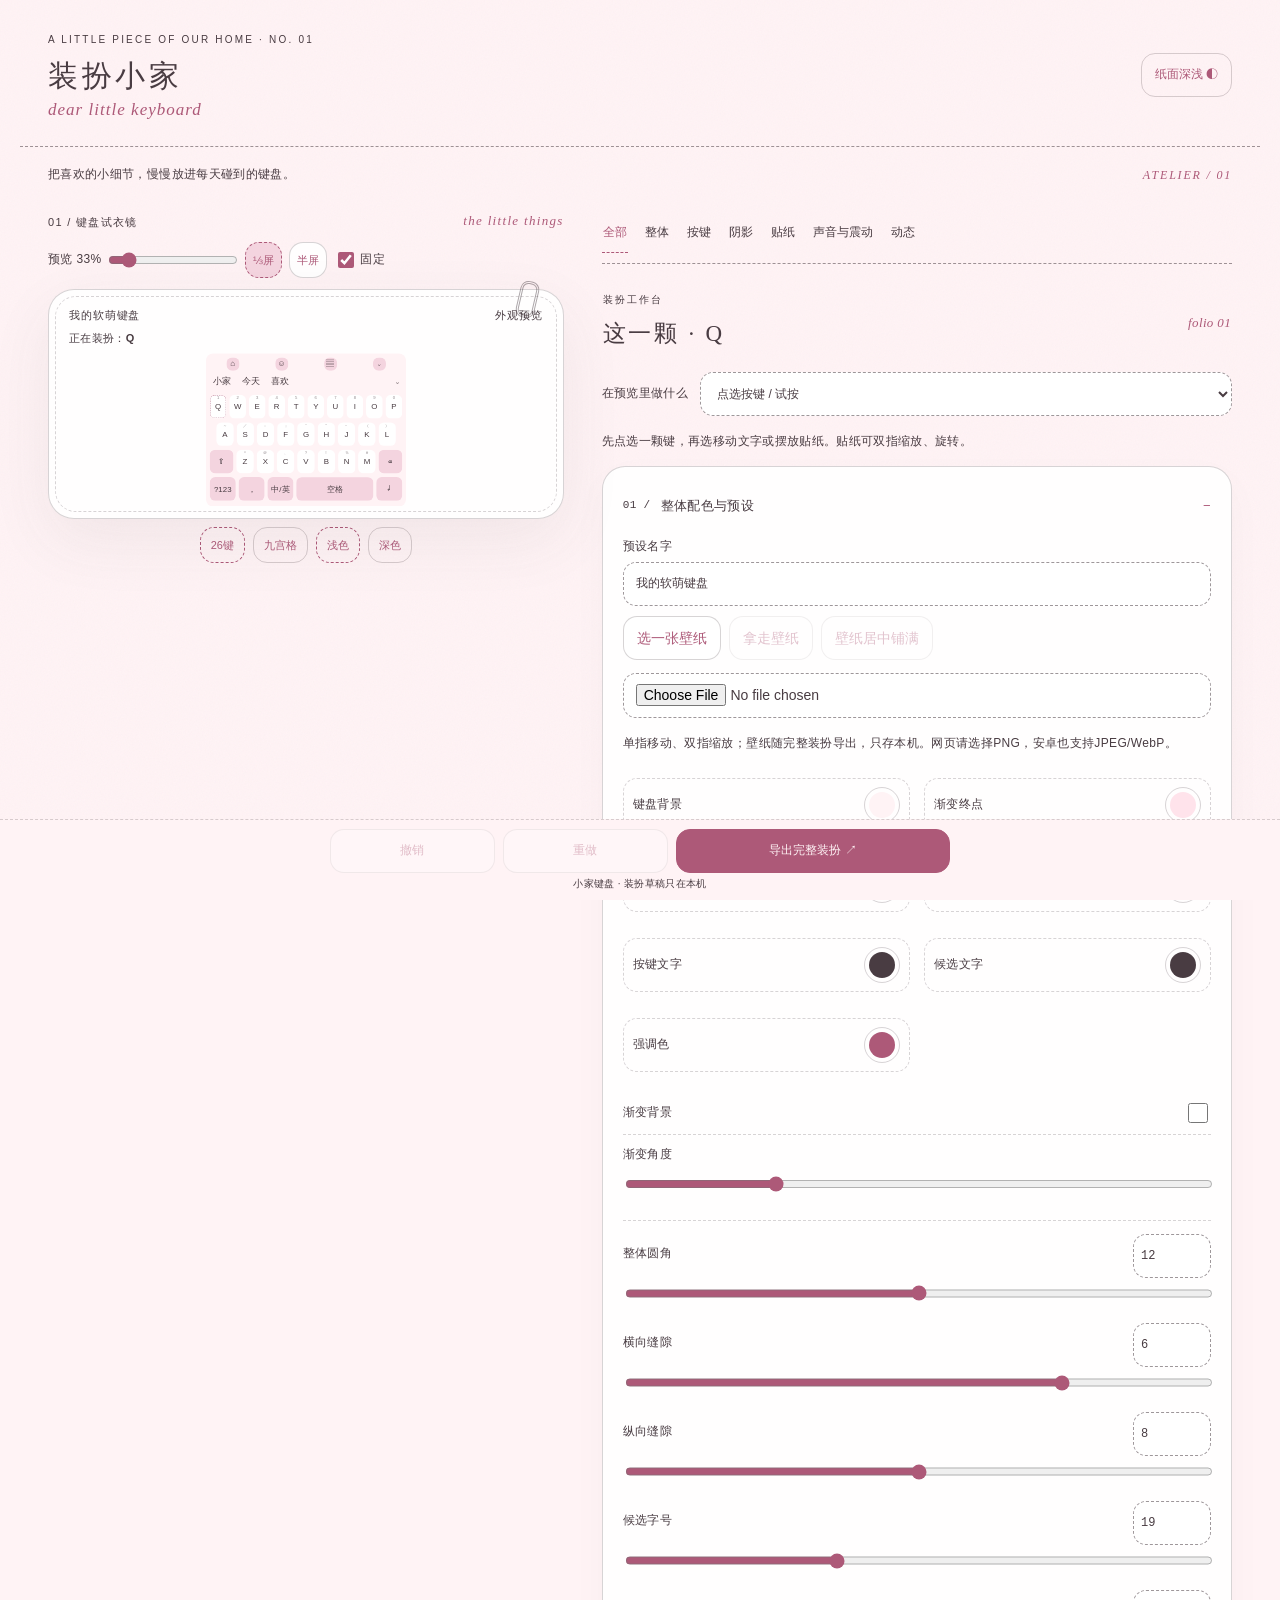
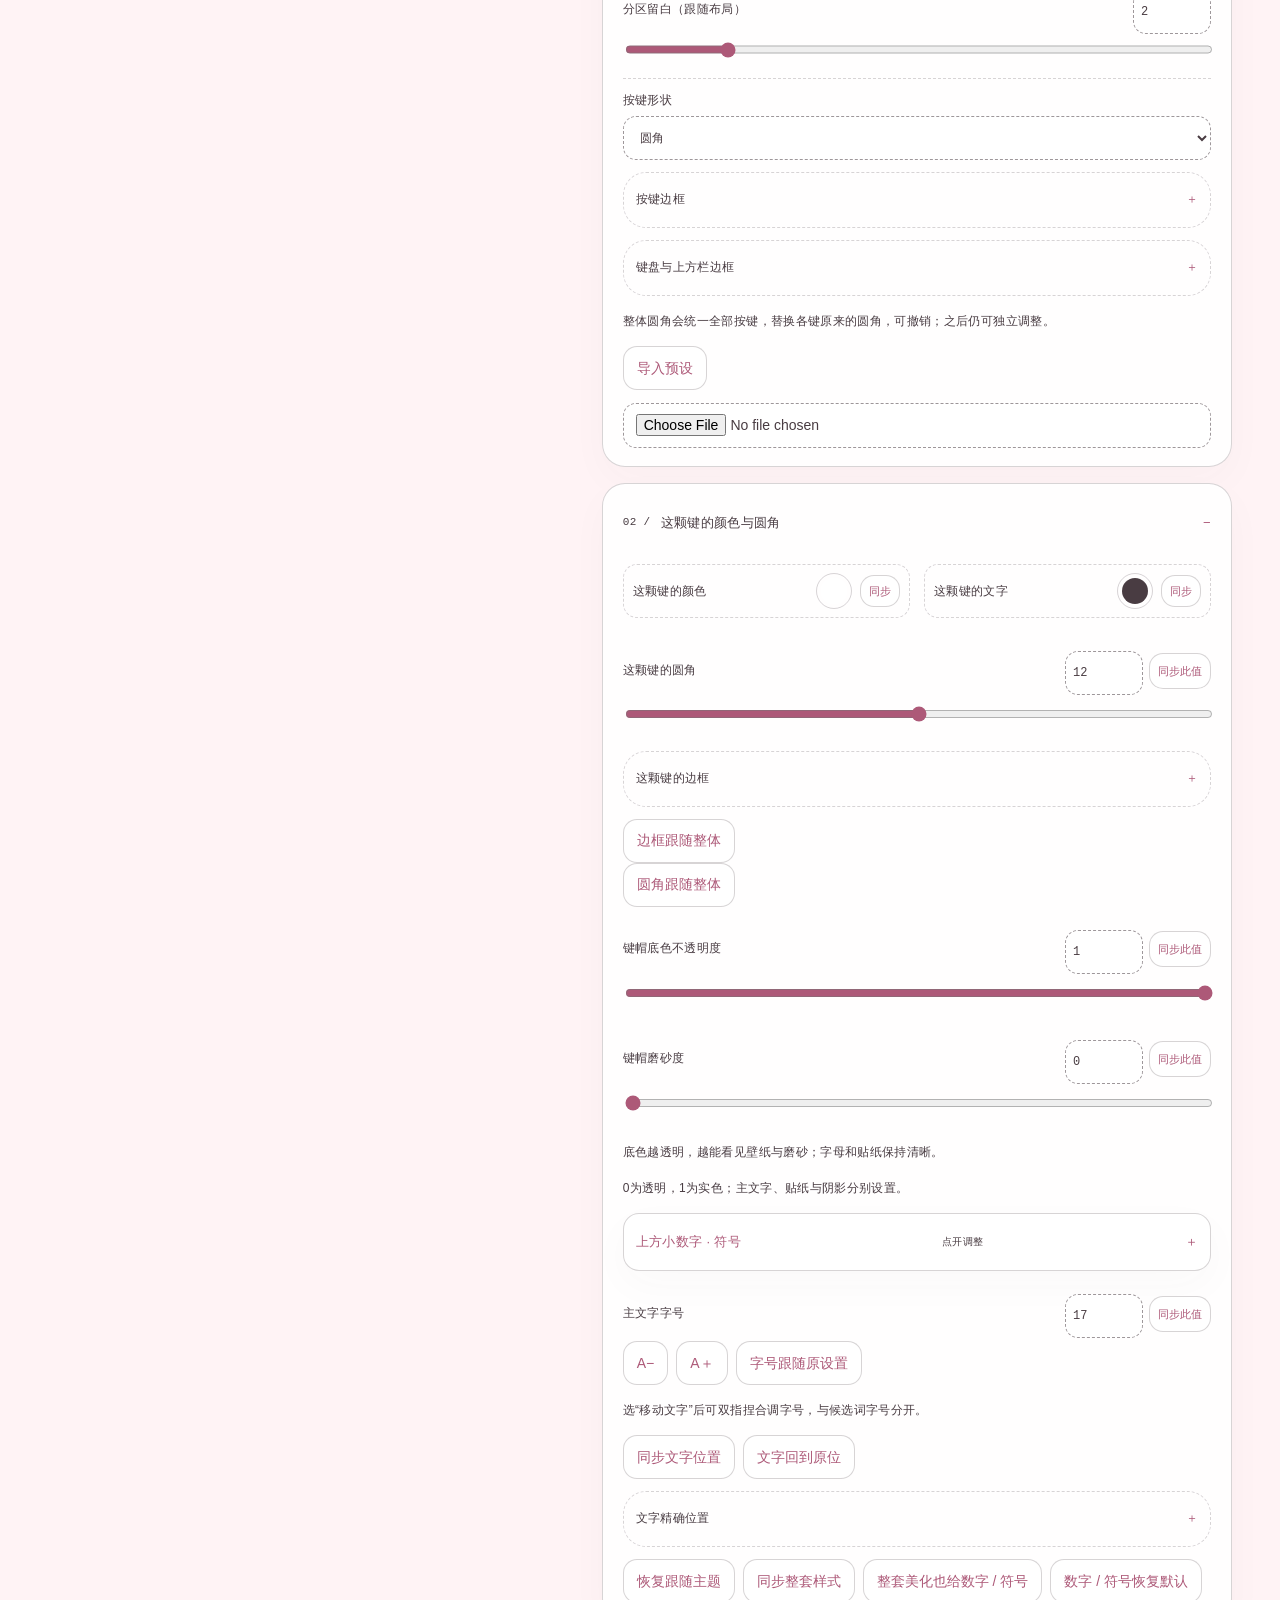
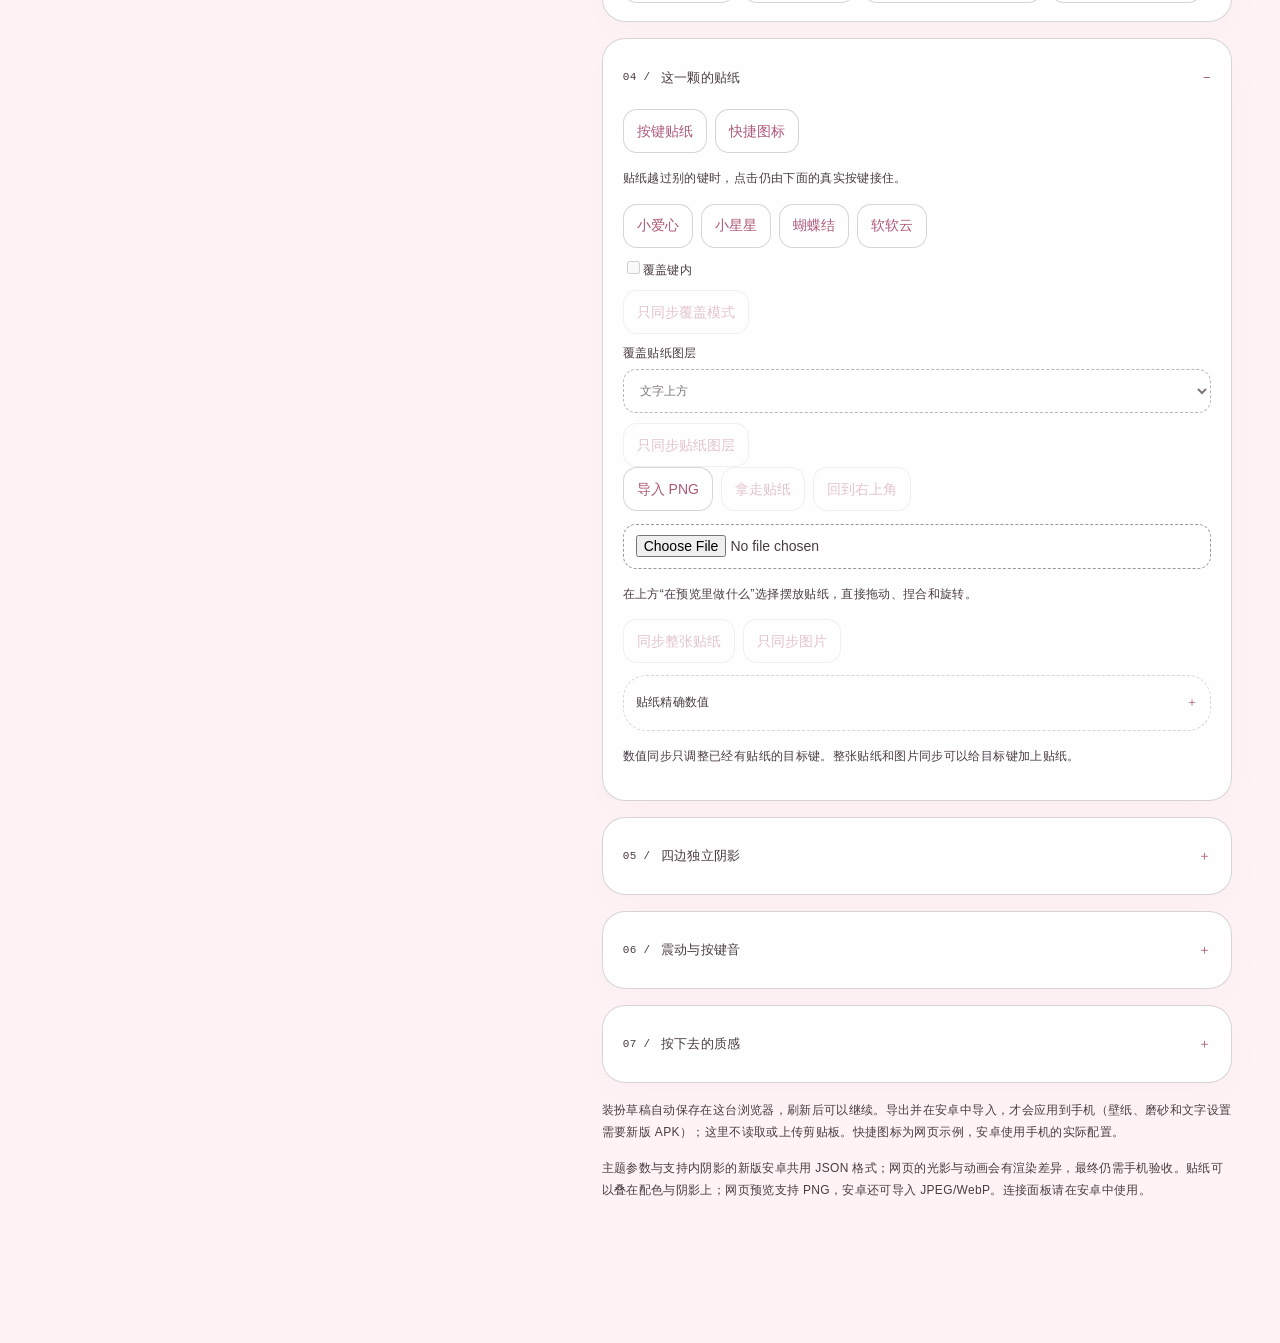
<file: little-home-keyboard-server/web/index.html>
<!doctype html><html lang="zh-CN"><meta charset="utf-8"><meta name="viewport" content="width=device-width,initial-scale=1"><title>小家键盘 · 美化验收</title>
<link rel="stylesheet" href="style.css?v=20261056">
<header><div class="brand"><span class="eyebrow">A LITTLE PIECE OF OUR HOME · NO. 01</span><h1>装扮小家<span class="handwriting">dear little keyboard</span></h1></div><button id="workbenchTheme" aria-label="切换工作台深浅色" aria-pressed="false">纸面深浅 ◐</button></header><div class="intro"><p>把喜欢的小细节，慢慢放进每天碰到的键盘。</p><span>ATELIER / 01</span></div>
<main><section class="stage"><div class="stage-heading"><span>01 / 键盘试衣镜</span><i>the little things</i></div>
<div class="preview-size"><label for="previewPercent">预览 <output id="previewPercentLabel">33%</output></label><input id="previewPercent" aria-label="预览占屏比例" type="range" min="28" max="75" step="1" value="33"><button id="previewThird">⅓屏</button><button id="previewHalf">半屏</button><label class="pin-label"><input id="pinPreview" type="checkbox" checked>固定</label></div>
<div class="phone"><div class="preview-top"><strong id="presetTitle">我的软萌键盘</strong><span>外观预览</span></div><div class="preview-note">正在装扮：<b id="selectedLabel">Q</b><small>这里预览按压与外观，不运行中文输入引擎。</small></div><div class="preview-window" id="previewWindow"><div class="preview-canvas" id="previewCanvas"><div id="keyboard"><div class="toolbar"><span>☰</span><span>☺</span><span>♡</span><span>⚙</span></div><div class="candidates">小家 <span>今天</span><span>喜欢</span><span>⌄</span></div><div id="rows"></div></div></div></div></div>
<div class="preview-options row"><button id="qwerty" aria-pressed="true">26键</button><button id="t9" aria-pressed="false">九宫格</button><button id="light" aria-pressed="true">浅色</button><button id="dark" aria-pressed="false">深色</button></div>
</section>
<aside><nav class="atelier-tabs" aria-label="装扮编辑分类"><button data-section="all" aria-pressed="true">全部</button><button data-section="overall" aria-pressed="false">整体</button><button data-section="key" aria-pressed="false">按键</button><button data-section="shadow" aria-pressed="false">阴影</button><button data-section="sticker" aria-pressed="false">贴纸</button><button data-section="feedback" aria-pressed="false">声音与震动</button><button data-section="motion" aria-pressed="false">动态</button></nav><div class="inspector-heading"><div><span class="eyebrow">装扮工作台</span><h2 id="editingTitle">这一颗 · Q</h2></div><i>folio 01</i></div><p id="status" role="status"></p><label class="gesture-picker">在预览里做什么<select id="gestureTarget"><option value="press">点选按键 / 试按</option><option value="wallpaper">摆放底层壁纸</option><option value="hint">移动这颗键的上方小字</option><option value="label">移动这颗键的文字</option><option value="sticker">摆放这颗键的贴纸</option></select></label><p class="quiet">先点选一颗键，再选移动文字或摆放贴纸。贴纸可双指缩放、旋转。</p>
<details open data-panel="overall"><summary>整体配色与预设</summary><label>预设名字<input id="name" maxlength="80"></label><div class="row"><button id="importWallpaper">选一张壁纸</button><button id="removeWallpaper">拿走壁纸</button><button id="resetWallpaper">壁纸居中铺满</button><input id="wallpaperFile" type="file" accept="image/png" hidden></div><div id="wallpaperNumbers"></div><p class="quiet">单指移动、双指缩放；壁纸随完整装扮导出，只存本机。网页请选择PNG，安卓也支持JPEG/WebP。</p><div id="globalColors" class="color-grid"></div><label class="toggle">渐变背景<input id="gradient" type="checkbox"></label><label>渐变角度<input id="gradientAngle" type="range" min="0" max="360"></label><div class="spacing-settings"><div id="globalNumbers"></div><div id="sectionSpacingControl"></div></div><div id="geometryControls"></div><p class="quiet">整体圆角会统一全部按键，替换各键原来的圆角，可撤销；之后仍可独立调整。</p><div class="row"><button id="import">导入预设</button><input id="file" type="file" accept="application/json,.json" hidden></div></details>
<details open data-panel="key"><summary>这颗键的颜色与圆角</summary><div id="keyColors" class="color-grid"></div><div id="keyNumbers"></div><div id="ownBorderControls"></div><button id="resetKeyRadius">圆角跟随整体</button><div id="keyOpacityControl"></div><div id="keyFrostControl"></div><p class="quiet">底色越透明，越能看见壁纸与磨砂；字母和贴纸保持清晰。</p><p class="quiet">0为透明，1为实色；主文字、贴纸与阴影分别设置。</p><details class="hint-panel"><summary>上方小数字 · 符号<span>点开调整</span></summary><div id="hintControls"></div></details><div id="labelFontControl"></div><div class="row"><button id="smallerLabel">A−</button><button id="largerLabel">A＋</button><button id="resetLabelFont">字号跟随原设置</button></div><p class="quiet">选“移动文字”后可双指捏合调字号，与候选词字号分开。</p><div class="row"><button id="syncLabelPosition">同步文字位置</button><button id="resetLabelPosition">文字回到原位</button></div><details class="precise"><summary>文字精确位置</summary><div id="labelNumbers"></div></details><div class="row"><button id="resetKey">恢复跟随主题</button><button id="syncAll">同步整套样式</button><button id="useStyleForPanels">整套美化也给数字 / 符号</button><button id="resetPanelStyle">数字 / 符号恢复默认</button></div></details>
<details open data-panel="sticker"><summary>这一颗的贴纸</summary><div class="row"><button id="pickKeySticker">按键贴纸</button><button id="pickToolbarSticker">快捷图标</button></div><p class="quiet">贴纸越过别的键时，点击仍由下面的真实按键接住。</p><div id="stickerChoices" class="row"></div><label><input id="clipSticker" type="checkbox">覆盖键内</label><button id="syncStickerClip">只同步覆盖模式</button><label>覆盖贴纸图层<select id="stickerLayer"><option value="BELOW_SHADOW">阴影下方</option><option value="ABOVE_SHADOW">阴影上方</option><option value="ABOVE_KEY">文字上方</option></select></label><button id="syncStickerLayer">只同步贴纸图层</button><div class="row"><button id="importSticker">导入 PNG</button><button id="removeSticker">拿走贴纸</button><button id="resetSticker">回到右上角</button><input id="stickerFile" type="file" accept="image/png" hidden></div><p class="quiet">在上方“在预览里做什么”选择摆放贴纸，直接拖动、捏合和旋转。</p><div class="row"><button id="syncSticker">同步整张贴纸</button><button id="syncStickerAsset">只同步图片</button></div><details class="precise"><summary>贴纸精确数值</summary><div id="stickerNumbers"></div></details><p class="quiet">数值同步只调整已经有贴纸的目标键。整张贴纸和图片同步可以给目标键加上贴纸。</p></details>
<details data-panel="shadow"><summary>四边独立阴影</summary><div class="row"><button id="syncShadowAll">同步四边整套阴影</button><button id="syncShadowSide">同步这一边整套</button></div><div id="sides" class="row"></div><label class="toggle"><span id="sideLabel">下边阴影</span><input id="shadowEnabled" type="checkbox"></label><button id="syncShadowEnabled">同步这一边开关</button><label class="toggle">阴影向内凹<input id="shadowInset" type="checkbox"></label><button id="syncShadowInset">同步内外侧</button><div class="row"><label>阴影颜色<input id="shadowColor" type="color"></label><button id="syncShadowColor">同步颜色</button><button id="allShadows">四边都加上</button></div><label>阴影形状<select id="shadowShape"><option value="ROUNDED">圆角</option><option value="RECTANGLE">方形</option><option value="OVAL">椭圆</option><option value="CUT">切角</option></select></label><div id="shadowNumbers"></div><p class="quiet">四边光影独立设置，模糊会自然交叠。</p></details>
<details data-panel="feedback"><summary>震动与按键音</summary><label class="toggle">网页试按音效<input id="previewSound" type="checkbox"></label><label>音量<input id="previewVolume" type="range" min="0" max="100" value="20"></label><label class="toggle">网页试按震动<input id="previewHaptic" type="checkbox"></label><label>震动时长（毫秒）<input id="previewVibration" type="number" min="1" max="50" value="12"></label><button id="testFeedback">试按听听 / 感受一下</button><p id="feedbackStatus" class="quiet">网页反馈只供本机试用，不打包进主题。安卓装扮页可进入原有震动与按键音设置，支持系统跟随、强度、长按和抬起反馈。</p></details><details data-panel="motion"><summary>按下去的质感</summary><label class="toggle">按键放大提示<input id="pressPopup" type="checkbox"></label><p class="quiet">可选开启，关闭后不遮住键帽动态；安卓长按菜单与滑动提示照常。</p><label class="toggle">动态总开关<input id="animations" type="checkbox"></label><label>这一颗的动态<select id="motion"><option value="NONE">关闭</option><option value="JELLY">果冻</option><option value="TYPEWRITER">打字</option><option value="BUBBLE">气泡</option></select></label><button id="previewMotion">试按一下</button><button id="syncMotion">同步动态类型</button><div id="motionNumbers"></div><p class="quiet">动态只改变画面，触摸区域留在原位；尊重系统减少动态效果。</p></details>
<footer>装扮草稿自动保存在这台浏览器，刷新后可以继续。导出并在安卓中导入，才会应用到手机（壁纸、磨砂和文字设置需要新版 APK）；这里不读取或上传剪贴板。快捷图标为网页示例，安卓使用手机的实际配置。</footer><p class="notice">主题参数与支持内阴影的新版安卓共用 JSON 格式；网页的光影与动画会有渲染差异，最终仍需手机验收。贴纸可以叠在配色与阴影上；网页预览支持 PNG，安卓还可导入 JPEG/WebP。连接面板请在安卓中使用。</p></aside></main>
<dialog id="syncDialog"><h2>把这一项，送给其他按键</h2><p id="syncDescription"></p><div class="row"><button id="chooseAll">全选本键盘</button><button id="chooseNone">取消全选</button><label class="toggle">划过多选<input id="gesture" type="checkbox" checked></label></div><div id="targets"></div><p id="targetCount"></p><div class="row"><button id="cancelSync">先不改</button><button id="confirmSync" class="primary">确认同步</button></div></dialog>
<div class="workbench-dock"><div class="row"><button id="undo" aria-label="撤销">撤销</button><button id="redo">重做</button><button id="export" class="primary">导出完整装扮 ↗</button></div><p id="draftStatus" role="status">小家键盘 · 装扮草稿只在本机</p></div>
<script type="module" src="atelier.mjs?v=20261056"></script><script type="module" src="app.mjs?v=20261056"></script></html>
</file>
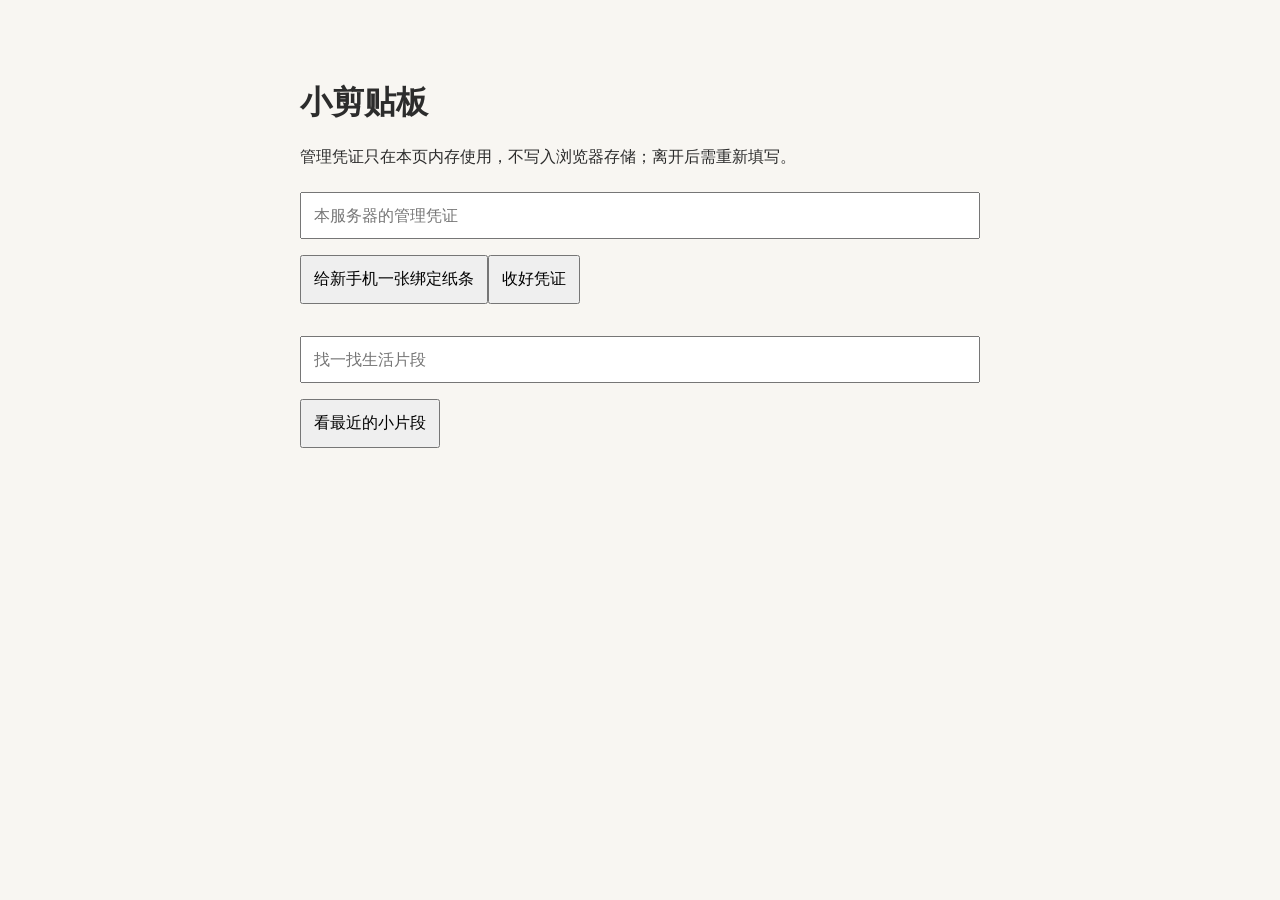
<file: little-home-keyboard-server/clipboard-manage.html>
<!doctype html><html lang="zh-CN"><meta charset="utf-8"><meta name="viewport" content="width=device-width,initial-scale=1"><title>小剪贴板 · 管理</title><style>body{max-width:680px;margin:40px auto;padding:20px;background:#f8f6f2;color:#2c2c2c;font:16px system-ui}input,button{font:inherit;padding:12px;margin:8px 0;max-width:100%;box-sizing:border-box}input{width:100%}pre{white-space:pre-wrap;overflow-wrap:anywhere}article{border-top:1px dashed #aaa;padding:14px 0}</style><h1>小剪贴板</h1><p>管理凭证只在本页内存使用，不写入浏览器存储；离开后需重新填写。</p><input id="token" type="password" autocomplete="off" placeholder="本服务器的管理凭证"><button id="bind">给新手机一张绑定纸条</button><button id="clearToken">收好凭证</button><pre id="notice" role="status"></pre><input id="query" placeholder="找一找生活片段"><button id="search">看最近的小片段</button><div id="items"></div><button id="more" hidden>再看一些</button><script>
const $=id=>document.getElementById(id),prefix='/api/our-home/clipboard';let cursor=0;
async function request(path,method='POST',body={}){const r=await fetch(prefix+path,{method,headers:{'Content-Type':'application/json',Authorization:'Bearer '+$('token').value},body:method==='GET'?undefined:JSON.stringify(body),cache:'no-store'});if(!r.ok)throw Error('没有完成，请检查凭证、连接和HTTPS。');return r.json()}
$('clearToken').onclick=()=>{$('token').value='';$('items').replaceChildren();$('notice').textContent='凭证和页面内容已收好。'};
$('bind').onclick=async()=>{try{const r=await request('/owner/binding-code');$('notice').textContent='五分钟内在键盘中填写：'+r.bindingCode}catch(e){$('notice').textContent=e.message}};
async function search(more=false){try{const r=await request('/owner/items/search','POST',{query:$('query').value,limit:20,cursor:more?cursor:0});if(!more)$('items').replaceChildren();for(const i of r.items){const a=document.createElement('article'),t=document.createElement('pre');t.textContent=i.text;const b=document.createElement('button');b.textContent='删除这一条';b.onclick=async()=>{if(!confirm('删除服务器上的这一条片段？'))return;try{await request('/owner/items/'+encodeURIComponent(i.id),'DELETE');a.remove()}catch(e){$('notice').textContent=e.message}};a.append(t,b);$('items').append(a)}cursor=r.nextCursor;$('more').hidden=!cursor;$('notice').textContent='只显示这次查到的小片段。'}catch(e){$('notice').textContent=e.message}}
$('search').onclick=()=>search();$('more').onclick=()=>search(true);
</script></html>
</file>
<file: little-home-keyboard-server/web/style.css>
:root{font:14px/1.65 -apple-system,BlinkMacSystemFont,"PingFang SC","Microsoft YaHei",sans-serif;color-scheme:light;--paper:#f8f6f2;--ink:#2c2c2c;--muted:#676e75;--line:#b9b9b9;--line-soft:#d9d8d4;--accent:#546680;--accent-soft:#e8edf1;--sheet:#ffffffb0;--field:#ffffffb8;--preview-part:.33;color:var(--ink);background:var(--paper)}
*{box-sizing:border-box}body{margin:0;background:var(--paper);color:var(--ink);letter-spacing:.025em;isolation:isolate}body.workbench-dark{color-scheme:dark;--paper:#161618;--ink:#e9e9e9;--muted:#a9aaaf;--line:#68696d;--line-soft:#3d3d42;--accent:#a3b7d1;--accent-soft:#29323c;--sheet:#28282cbf;--field:#232327e6}body:before{content:"";position:fixed;inset:0;pointer-events:none;z-index:-1;opacity:.035;background-image:url("data:image/svg+xml,%3Csvg xmlns='http://www.w3.org/2000/svg' width='128' height='128'%3E%3Cfilter id='n'%3E%3CfeTurbulence type='fractalNoise' baseFrequency='.7' numOctaves='2' stitchTiles='stitch'/%3E%3C/filter%3E%3Cpath filter='url(%23n)' d='M0 0h128v128H0z'/%3E%3C/svg%3E")}
button,input,select{font:inherit;color:inherit}button{min-height:44px;border:1px solid var(--line-soft);border-radius:14px;background:var(--sheet);color:var(--accent);padding:8px 13px;cursor:pointer;transition:background .18s,transform .18s}button:hover{background:var(--accent-soft)}button:active{transform:scale(.98)}button[aria-pressed=true]{background:var(--accent-soft);border:1px dashed var(--accent)}button.primary{background:var(--accent);color:var(--paper);border-color:var(--accent)}button:disabled{opacity:.35;cursor:default}:focus-visible{outline:2px solid var(--accent);outline-offset:3px}button,input{touch-action:manipulation}
header,.intro,main{max-width:1240px;margin:auto}header{display:flex;justify-content:space-between;align-items:center;gap:16px;padding:27px 28px 24px;border-bottom:1px dashed var(--line)}h1,h2{font-family:"Songti SC","Noto Serif CJK SC",serif;font-weight:400;letter-spacing:.12em}h1{font-size:30px;margin:4px 0 0;line-height:1.45}.handwriting{display:block;font-family:"Snell Roundhand","Segoe Script",cursive;font-size:17px;font-style:italic;color:var(--accent);letter-spacing:.06em}.eyebrow{font-size:10px;letter-spacing:.22em;color:var(--muted)}header>button{font-size:12px;background:transparent}.intro{display:flex;align-items:center;justify-content:space-between;gap:16px;padding:18px 28px;color:var(--muted);font-size:12px}.intro p{margin:0}.intro>span{font:italic 12px Georgia,serif;letter-spacing:.15em;color:var(--accent);white-space:nowrap}
main{display:grid;grid-template-columns:minmax(300px,.9fr) minmax(380px,1.1fr);gap:38px;padding:10px 28px 128px;align-items:start}.stage{position:sticky;top:14px;height:clamp(350px,calc(100svh * var(--preview-part)),680px);min-width:0;display:flex;flex-direction:column;gap:8px}.stage.is-unpinned{position:static}.stage-heading{display:flex;justify-content:space-between;gap:12px;font-size:11px;letter-spacing:.12em;color:var(--muted)}.stage-heading i,.inspector-heading>i{font:italic 13px Georgia,serif;color:var(--accent)}.preview-size{display:flex;align-items:center;gap:7px;min-height:40px;font-size:11px;flex-shrink:0}.preview-size>label:first-child{white-space:nowrap;font-variant-numeric:tabular-nums}.preview-size>input{width:55px;min-width:30px;flex:1;max-width:130px;margin:0;height:36px;accent-color:var(--accent)}.preview-size>button{padding:3px 7px;min-height:36px;font-size:11px}.pin-label{display:flex;gap:3px;align-items:center;white-space:nowrap}.pin-label input{accent-color:var(--accent);width:16px;height:16px}
.phone{width:100%;max-width:520px;min-height:0;flex:1;margin:0 auto;padding:16px 12px 12px;border:1px solid var(--line-soft);border-radius:26px;background:var(--sheet);box-shadow:0 22px 65px #4b4b4a12;position:relative;display:flex;flex-direction:column}.phone:before{content:"";position:absolute;inset:6px;border:1px dashed var(--line-soft);border-radius:21px;pointer-events:none}.phone:after{content:"";position:absolute;right:26px;top:-9px;width:13px;height:31px;border:3px double var(--muted);border-radius:8px;transform:rotate(13deg);opacity:.45;pointer-events:none}.preview-top{display:flex;justify-content:space-between;padding:0 8px 5px;gap:10px;font-size:11px;color:var(--muted);letter-spacing:.08em}.preview-top strong{font-weight:400}.preview-note{font-size:11px;padding:0 8px 6px;color:var(--muted)}.preview-note small{display:none}.preview-window{position:relative;overflow:hidden;flex:1;min-height:0}.preview-canvas{position:absolute;width:100%;left:50%;top:50%;transform:translate(-50%,-50%) scale(var(--preview-scale,1));transform-origin:center}#keyboard{padding:6px 5px 8px;border-radius:15px;position:relative;isolation:isolate;overflow:visible}.toolbar{height:33px;display:flex;align-items:center;justify-content:space-around;color:var(--accent);font-size:18px}.candidates{padding:4px 9px 10px;display:flex;gap:24px;white-space:nowrap;font-size:19px}.candidates span:last-child{margin-left:auto}.key-row{display:flex}.key{border:0!important;border-radius:0!important;background:transparent!important;flex:1;min-width:0;min-height:0;height:51px;padding:0!important;position:relative;touch-action:none;user-select:none;color:inherit!important;isolation:isolate;transform:none!important}.key.selected:after{content:"";position:absolute;inset:1px;border:1px dashed var(--accent);border-radius:9px;pointer-events:none;z-index:2}.key .visual{position:absolute;inset:0;pointer-events:none;transform-origin:center;transition:transform 120ms ease;overflow:visible}.face{position:absolute;inset:0;display:flex;align-items:center;justify-content:center;font-size:17px;z-index:1;overflow:hidden}.face small{font-size:10px;display:block}.shadow-svg{position:absolute;width:100%;height:100%;inset:0;overflow:visible}.shadow-svg.has-inset{z-index:1;pointer-events:none}.key .gloss{position:absolute;left:15%;top:10%;width:70%;height:30%;background:white;border-radius:50%;opacity:0;transition:opacity 120ms;z-index:2;pointer-events:none}.preview-options{justify-content:center;flex-shrink:0}.preview-options button{font-size:11px;min-height:36px;padding:4px 10px;background:transparent}.row{display:flex;gap:8px;align-items:center;flex-wrap:wrap}
.t9-col{display:flex;flex-direction:column;gap:2px}.t9-board{display:grid;grid-template-columns:.65fr 3fr .85fr;gap:3px}.t9-col>.key{height:auto;flex:1!important;min-height:48px}.side-symbols{flex:3;text-align:center;line-height:34px;font-size:18px;color:inherit}.t9-board>.t9-col:first-child>.key{flex:1!important}#stickersOverlay{position:absolute;inset:0;pointer-events:none;z-index:5;overflow:visible}.sticker-owner{position:absolute;pointer-events:none;transform-origin:center}.sticker-image{position:absolute;pointer-events:none;object-fit:contain;user-select:none}.placing-sticker{touch-action:none}.placing-sticker .key{cursor:move}
aside{min-width:0;counter-reset:panels}.atelier-tabs{display:flex;gap:16px;overflow-x:auto;border-bottom:1px dashed var(--line);padding-bottom:10px;scrollbar-width:none}.atelier-tabs button{flex-shrink:0;border:0!important;border-radius:0;background:none!important;color:var(--muted);padding:5px 1px;min-height:40px;font-size:12px}.atelier-tabs button[aria-pressed=true]{color:var(--accent);border-bottom:1px dashed var(--accent)!important}.inspector-heading{display:flex;justify-content:space-between;align-items:center;padding:23px 1px 14px}.inspector-heading h2{font-size:23px;margin:5px 0}details{margin-bottom:16px;padding:18px 20px;border:1px solid var(--line-soft);background:var(--sheet);border-radius:23px;box-shadow:0 14px 40px #55555507;counter-increment:panels}details[hidden]{display:none}summary{display:flex;align-items:center;gap:10px;cursor:pointer;min-height:40px;font-size:13px;font-weight:500;list-style:none}summary::-webkit-details-marker{display:none}summary:before{content:counter(panels,decimal-leading-zero) " /";color:var(--muted);font:11px ui-monospace,monospace}summary:after{content:"＋";margin-left:auto;color:var(--accent)}details[open]>summary:after{content:"−"}details[open]>summary{margin-bottom:12px}label{display:block;font-size:12px;color:var(--muted);margin:10px 0}input:not([type=checkbox]):not([type=range]):not([type=color]),select{display:block;width:100%;margin-top:5px;padding:10px 12px;border:1px dashed var(--line);background:var(--field);border-radius:13px;min-height:44px;color:var(--ink);min-width:0}input[type=color]{width:36px;height:36px;border:1px solid var(--line-soft);padding:4px;border-radius:50%;background:transparent;cursor:pointer}input[type=color]::-webkit-color-swatch-wrapper{padding:0}input[type=color]::-webkit-color-swatch{border:0;border-radius:50%}input[type=range]{width:100%;height:34px;accent-color:var(--accent)}input[type=number]{width:78px!important;display:inline-block!important;padding:5px 7px!important;font:12px ui-monospace,monospace;font-variant-numeric:tabular-nums}.toggle{display:flex;align-items:center;justify-content:space-between;gap:16px;border-bottom:1px dashed var(--line-soft);padding:8px 0}.toggle input{accent-color:var(--accent);width:20px;height:20px}.color-grid{display:grid;grid-template-columns:1fr 1fr;gap:6px 14px}.color-control{display:flex;justify-content:space-between;align-items:center;gap:8px;flex-wrap:wrap;padding:8px 9px;border:1px dashed var(--line-soft);border-radius:14px}.color-control>span{flex:1}.color-control>button{min-height:32px;padding:3px 8px;font-size:11px}.value-row{margin:18px 0 3px}.value-head{display:flex;align-items:center;justify-content:space-between;gap:6px;font-size:12px}.value-head>span{flex:1;min-width:0}.value-head button{font-size:11px;min-height:36px;padding:3px 8px}.quiet,footer,.notice{font-size:12px;line-height:1.85;color:var(--muted);margin:14px 0}#status{font-size:12px;color:var(--accent);margin:0 0 12px;overflow-wrap:anywhere}#status:empty{display:none}dialog{width:min(530px,calc(100vw - 28px));max-height:calc(100dvh - 28px);overflow:auto;border:1px dashed var(--line);border-radius:25px;padding:24px;background:var(--paper);color:var(--ink);box-shadow:0 25px 90px #35363826}dialog h2{font-size:23px}dialog::backdrop{background:#30343b45;backdrop-filter:blur(3px)}#targets{display:grid;grid-template-columns:repeat(7,minmax(0,1fr));gap:6px;margin:18px 0;touch-action:none}#targets button{min-width:0;padding:6px 2px}.workbench-dock{position:fixed;bottom:0;left:0;right:0;z-index:30;padding:9px 18px max(8px,env(safe-area-inset-bottom));background:var(--paper);border-top:1px dashed var(--line-soft)}.workbench-dock>.row{max-width:620px;margin:auto;flex-wrap:nowrap}.workbench-dock button{flex:1;min-width:0;font-size:12px}.workbench-dock button.primary{flex:1.8}.workbench-dock>p{margin:3px 0 0;font-size:10px;text-align:center;color:var(--muted)}
@media(max-width:860px){header{padding:19px 17px 16px;align-items:flex-start}h1{font-size:26px}.handwriting{font-size:15px}.intro{padding:15px 17px;font-size:11px}.intro>span{font-size:10px}main{display:block;padding:0 14px 125px}.stage{top:0;z-index:15;height:calc(100svh * var(--preview-part));min-height:185px;max-height:75svh;padding:6px 0;background:var(--paper);gap:6px}.stage-heading,.preview-top,.preview-note{display:none}.phone{padding:8px;border-radius:20px}.phone:before{inset:4px;border-radius:16px}.phone:after{display:none}.preview-options{gap:5px}.preview-options button{min-height:34px;padding:3px 10px}aside{padding-top:19px}.inspector-heading{padding:18px 0 12px}details{padding:16px 15px}.color-grid{gap:6px 9px}.atelier-tabs{gap:18px}.intro p{max-width:220px}.preview-size label{margin:0}.preview-size{min-height:38px}}
@media(max-width:360px){h1{font-size:24px}.eyebrow{font-size:8px}header>button{font-size:10px;padding:6px 9px}.preview-size{gap:4px}.pin-label{font-size:10px}.value-head{flex-wrap:wrap}.color-grid{grid-template-columns:1fr}.atelier-tabs{gap:14px}}
@media(prefers-reduced-motion:reduce){*,*:before,*:after{transition:none!important;animation:none!important;scroll-behavior:auto!important}}
.precise{padding:8px 12px!important;margin:12px 0!important;border-style:dashed;box-shadow:none;background:transparent;counter-increment:none}.precise>summary{font-size:12px;min-height:38px}.precise>summary:before{content:none}.gesture-picker{margin:0;display:flex;gap:12px;align-items:center;white-space:nowrap}.gesture-picker select{margin:0;flex:1;min-width:0;font-size:12px}.key-label{display:block;pointer-events:none;white-space:pre;line-height:1.2}
@media(max-width:860px){.key{height:33px}.toolbar{height:22px}.candidates{padding:2px 9px 4px}.side-symbols{line-height:22px}.t9-col>.key{min-height:30px}}
.preview-top strong{min-width:0;flex:1;overflow:hidden;text-overflow:ellipsis;white-space:nowrap}

#wallpaperLayer{position:absolute;inset:0;overflow:hidden;pointer-events:none;z-index:0}#keyboard>.toolbar,#keyboard>.candidates,#keyboard>#rows{position:relative;z-index:1}#keyboard>#stickersOverlay{z-index:4}.face{isolation:auto}

.key-frost{position:absolute;inset:0;overflow:hidden;pointer-events:none;z-index:0}.key-frost img{max-width:none}

@media(max-width:860px){html{scroll-padding-top:calc(100svh * var(--preview-part,.33) + 10px);scroll-padding-bottom:96px}html:has(.stage.is-unpinned){scroll-padding-top:10px}}

.key-hint{position:absolute;top:3px;left:0;width:100%;line-height:1;pointer-events:none;white-space:pre;text-align:center}

.key-popup{position:absolute;bottom:90%;left:50%;transform:translateX(-50%);z-index:10;min-width:48px;padding:9px 10px;border-radius:12px;font-size:25px;line-height:1.2;text-align:center;box-shadow:0 3px 10px #0002;pointer-events:none}.key:has(.key-popup){z-index:20}

.face{z-index:auto}.key-label{position:relative;z-index:3}.key-hint{z-index:3}.shadow-svg.has-inset{z-index:2}.key .gloss{z-index:4}.sticker-local{pointer-events:none}

.hint-panel{border:1px solid var(--line-soft);border-radius:16px;background:var(--field);padding:8px 12px;margin:14px 0}.hint-panel>summary{color:var(--accent);font-weight:500}.hint-panel>summary:before{content:none}.hint-panel>summary>span{font-size:10px;color:var(--muted);margin-left:auto}.hint-panel[open]>summary>span{display:none}

.face-fill{position:absolute;inset:0;width:100%;height:100%;z-index:0;pointer-events:none}.border-decoration{position:absolute;inset:0;width:100%;height:100%;z-index:4;pointer-events:none}#keyboard>.border-decoration{z-index:3}.sticker-local{z-index:1}

.spacing-settings{border-top:1px dashed var(--line-soft);border-bottom:1px dashed var(--line-soft);margin:12px 0;padding:4px 0}.spacing-settings .value-row{margin:4px 0}.spacing-settings input[type=range]{height:27px}

.toolbar{height:34px}.toolbar .toolbar-key{height:28px;flex:0 0 28px!important;margin:0!important}.toolbar .key-label{font-size:17px}
</file>
